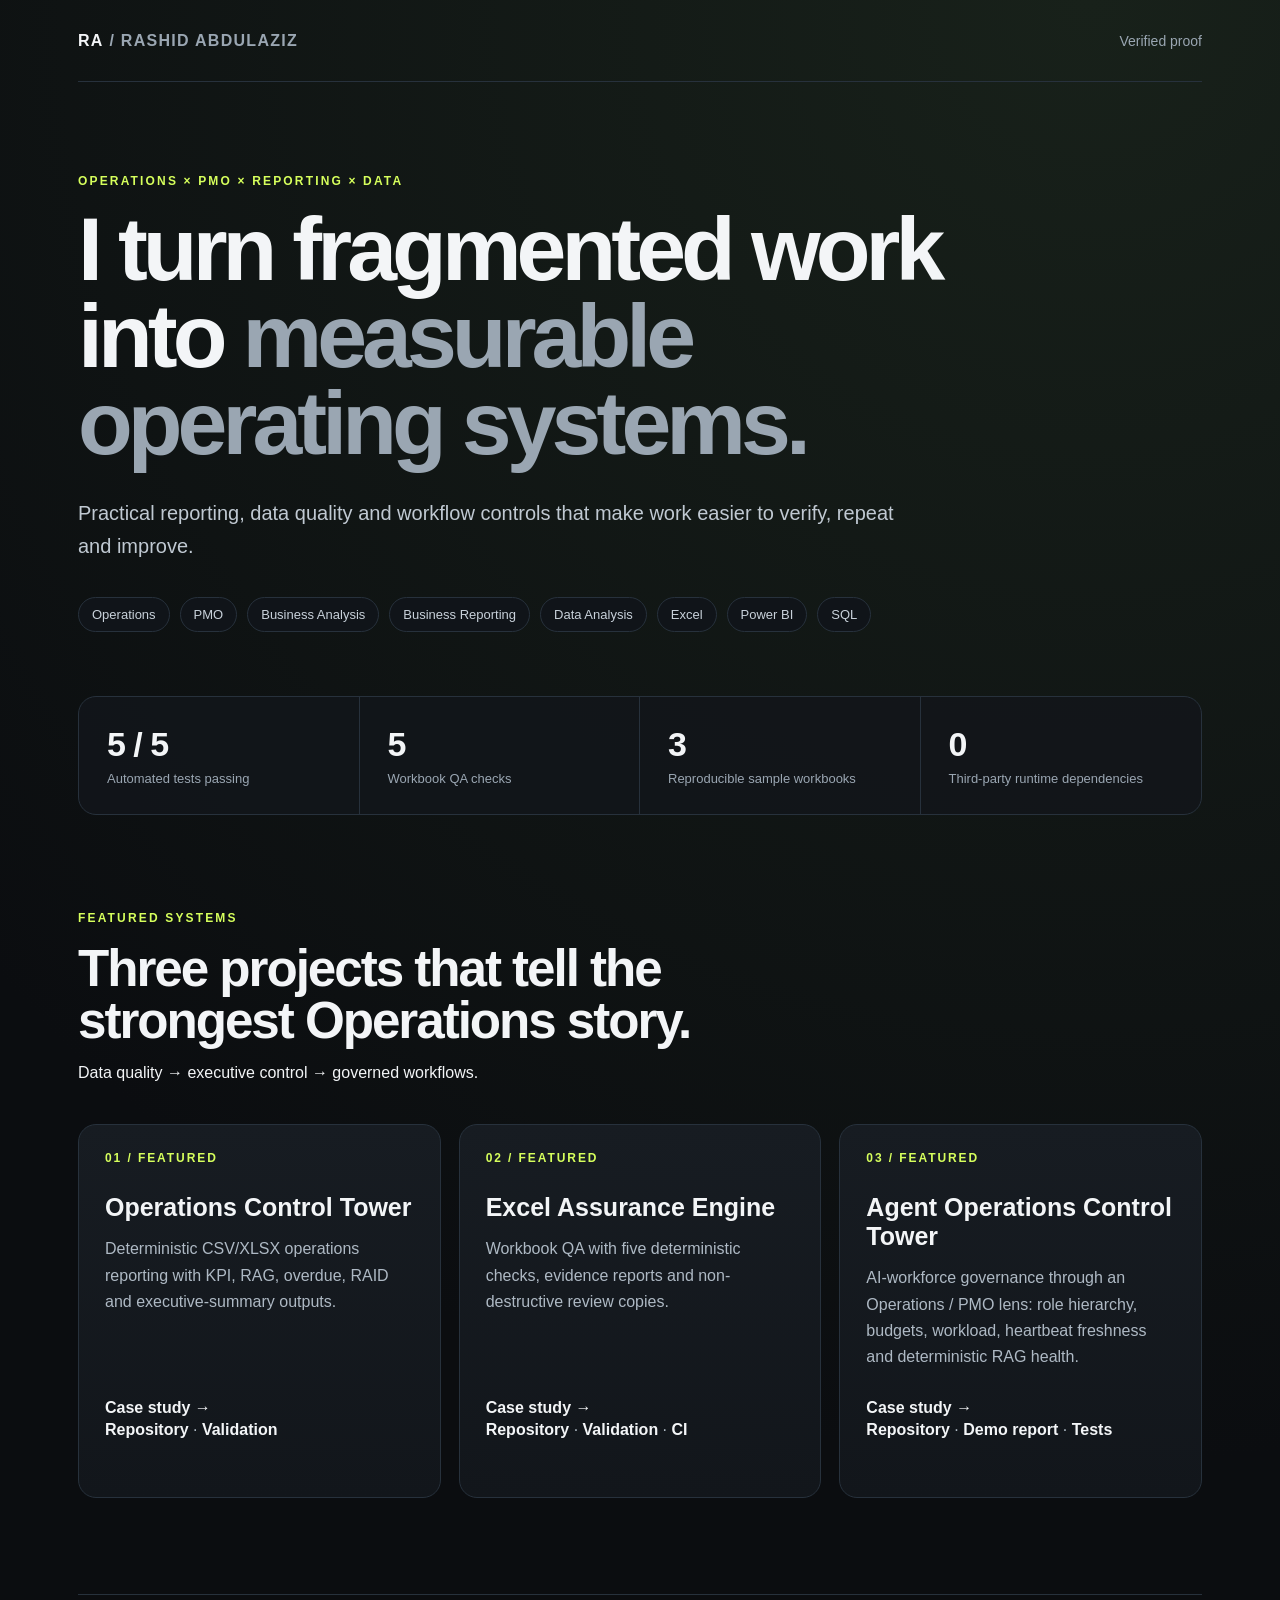
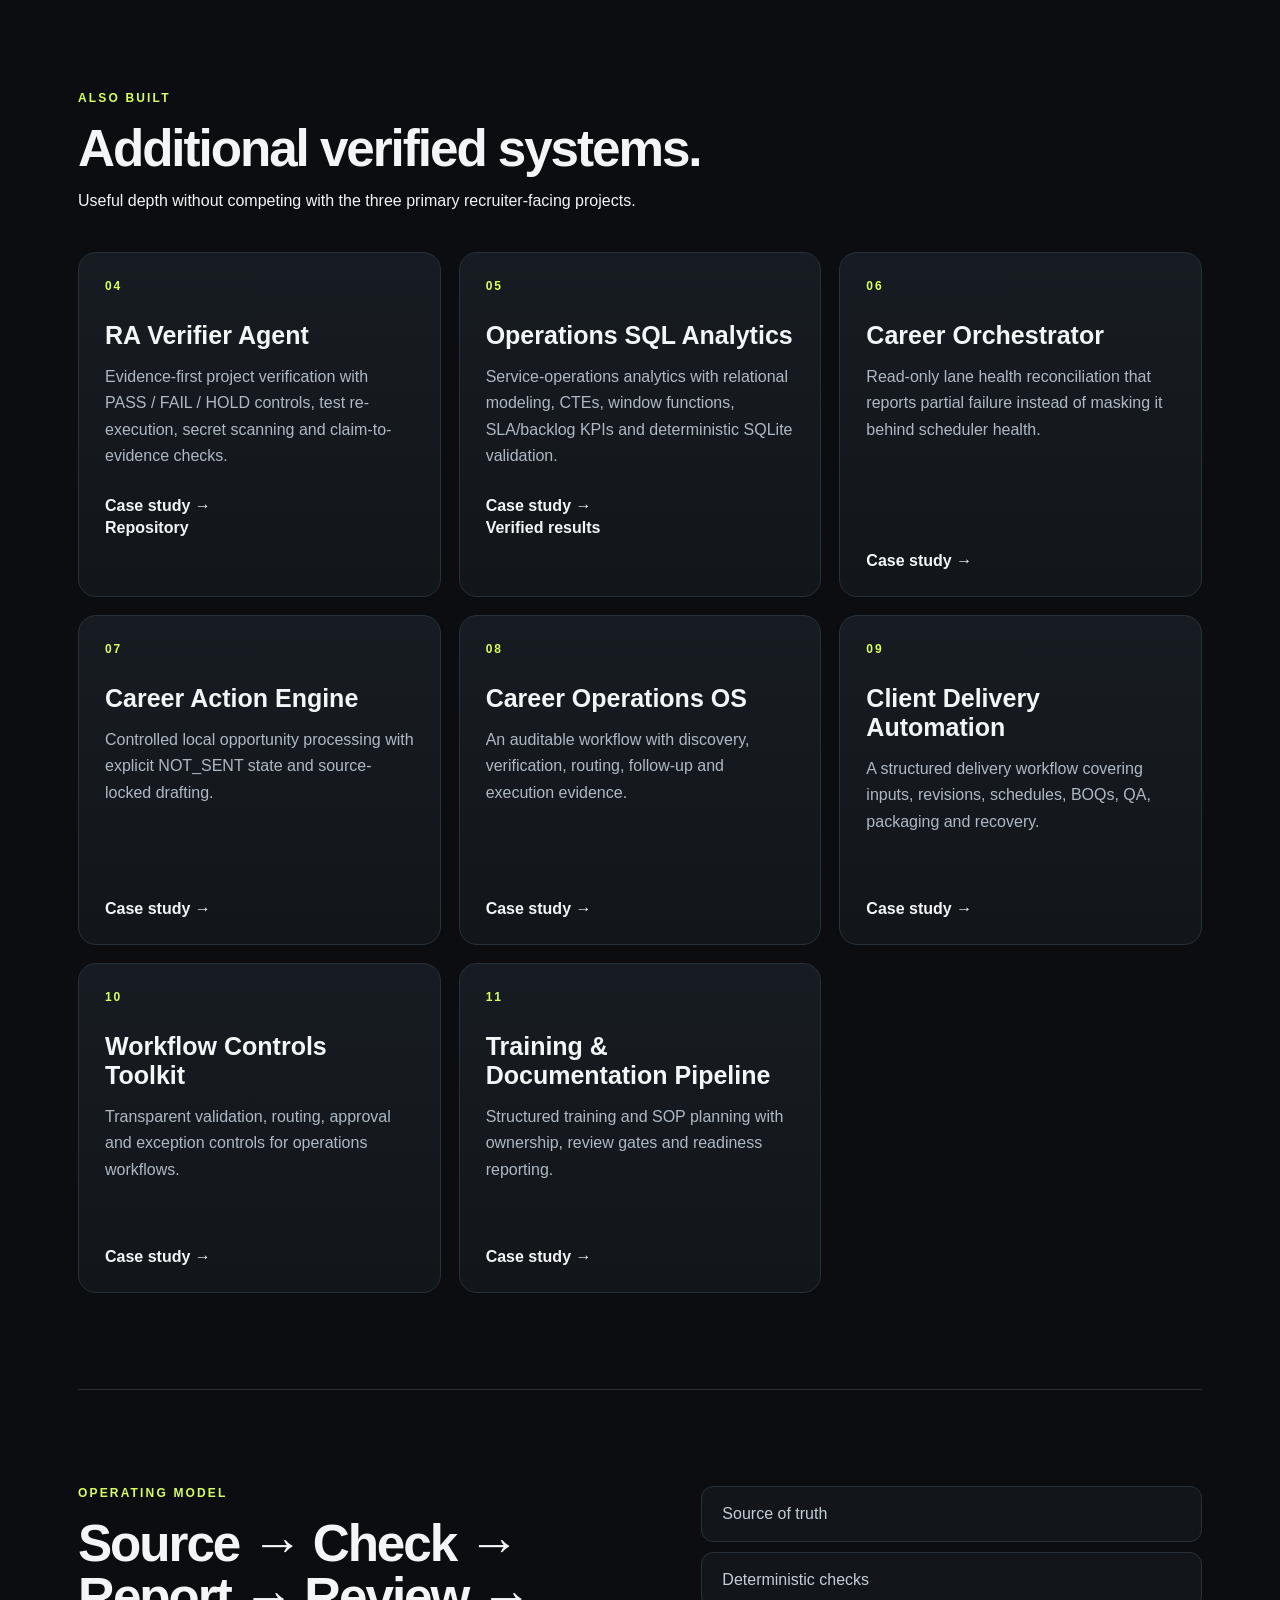
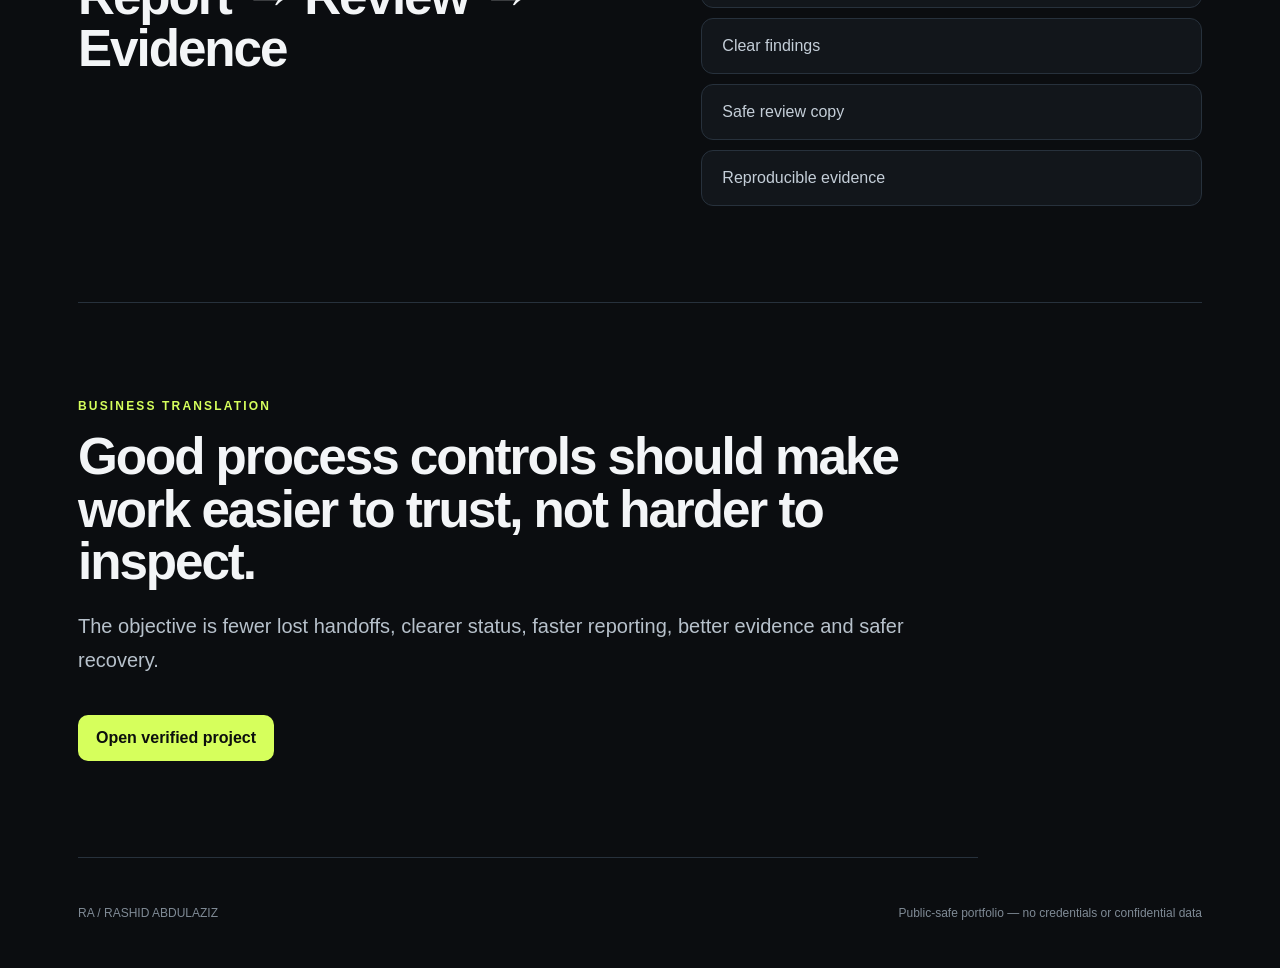
<file: index.html>
<!doctype html>
<html lang="en">
<head>
  <meta charset="utf-8">
  <meta name="viewport" content="width=device-width,initial-scale=1">
  <meta name="description" content="RA | Operations, PMO, Reporting and Data Portfolio">
  <meta property="og:title" content="RA | Operations × PMO × Reporting × Data">
  <meta property="og:description" content="Evidence-based professional portfolio for Operations, PMO, Business Reporting and Data Analysis.">
  <meta property="og:type" content="website">
  <meta property="og:url" content="https://rash1ed.github.io/ra-public-portfolio/">
  <meta property="og:image" content="https://rash1ed.github.io/ra-public-portfolio/assets/social-preview.png">
  <meta property="og:image:width" content="1200">
  <meta property="og:image:height" content="630">
  <meta name="twitter:card" content="summary_large_image">
  <meta name="twitter:title" content="RA | Operations × PMO × Reporting × Data">
  <meta name="twitter:description" content="Evidence-based professional portfolio for Operations, PMO, Business Reporting and Data Analysis.">
  <meta name="twitter:image" content="https://rash1ed.github.io/ra-public-portfolio/assets/social-preview.png">
  <title>RA | Operations × PMO × Reporting × Data</title>
  <link rel="stylesheet" href="assets/styles.css">
</head>
<body>
  <main class="shell">
    <nav class="nav">
      <div class="brand">RA<span> / RASHID ABDULAZIZ</span></div>
      <a href="#proof">Verified proof</a>
    </nav>

    <section class="hero">
      <p class="eyebrow">OPERATIONS × PMO × REPORTING × DATA</p>
      <h1>I turn fragmented work into <em>measurable operating systems.</em></h1>
      <p class="lead">Practical reporting, data quality and workflow controls that make work easier to verify, repeat and improve.</p>
      <div class="chips"><span>Operations</span><span>PMO</span><span>Business Analysis</span><span>Business Reporting</span><span>Data Analysis</span><span>Excel</span><span>Power BI</span><span>SQL</span></div>
    </section>
    <section id="proof" class="metrics">
      <article><strong>5 / 5</strong><span>Automated tests passing</span></article>
      <article><strong>5</strong><span>Workbook QA checks</span></article>
      <article><strong>3</strong><span>Reproducible sample workbooks</span></article>
      <article><strong>0</strong><span>Third-party runtime dependencies</span></article>
    </section>

    <section class="section featured-section">
      <div class="section-head"><p class="eyebrow">FEATURED SYSTEMS</p><h2>Three projects that tell the strongest Operations story.</h2><p class="section-copy">Data quality → executive control → governed workflows.</p></div>
      <div class="grid featured-grid">
        <article class="card featured-card"><span class="num">01 / FEATURED</span><h3>Operations Control Tower</h3><p>Deterministic CSV/XLSX operations reporting with KPI, RAG, overdue, RAID and executive-summary outputs.</p><a href="case-studies/operations-control-tower.md">Case study →</a><p><a href="https://github.com/rash1ed/ra-operations-control-tower">Repository</a> · <a href="https://github.com/rash1ed/ra-operations-control-tower/blob/main/docs/validation.txt">Validation</a></p></article>
        <article class="card featured-card"><span class="num">02 / FEATURED</span><h3>Excel Assurance Engine</h3><p>Workbook QA with five deterministic checks, evidence reports and non-destructive review copies.</p><a href="case-studies/excel-assurance-engine.md">Case study →</a><p><a href="https://github.com/rash1ed/ra-excel-assurance-engine">Repository</a> · <a href="https://github.com/rash1ed/ra-excel-assurance-engine/blob/main/docs/validation.txt">Validation</a> · <a href="https://github.com/rash1ed/ra-excel-assurance-engine/actions">CI</a></p></article>
        <article id="agent-operations-control-tower" class="card featured-card"><span class="num">03 / FEATURED</span><h3>Agent Operations Control Tower</h3><p>AI-workforce governance through an Operations / PMO lens: role hierarchy, budgets, workload, heartbeat freshness and deterministic RAG health.</p><a href="case-studies/agent-operations-control-tower.md">Case study →</a><p><a href="https://github.com/rash1ed/ra-operations-control-tower">Repository</a> · <a href="https://github.com/rash1ed/ra-operations-control-tower/blob/main/docs/agent-operations-report.md">Demo report</a> · <a href="https://github.com/rash1ed/ra-operations-control-tower/tree/main/tests">Tests</a></p></article>
      </div>
    </section>

    <section class="section also-built-section">
      <div class="section-head"><p class="eyebrow">ALSO BUILT</p><h2>Additional verified systems.</h2><p class="section-copy">Useful depth without competing with the three primary recruiter-facing projects.</p></div>
      <div class="grid secondary-grid">
        <article class="card secondary-card"><span class="num">04</span><h3>RA Verifier Agent</h3><p>Evidence-first project verification with PASS / FAIL / HOLD controls, test re-execution, secret scanning and claim-to-evidence checks.</p><a href="case-studies/verifier-agent.md">Case study →</a><p><a href="https://github.com/rash1ed/ra-verifier-agent">Repository</a></p></article>
        <article class="card secondary-card"><span class="num">05</span><h3>Operations SQL Analytics</h3><p>Service-operations analytics with relational modeling, CTEs, window functions, SLA/backlog KPIs and deterministic SQLite validation.</p><a href="sql-projects/operations-sql-analytics/README.md">Case study →</a><p><a href="sql-projects/operations-sql-analytics/docs/results.md">Verified results</a></p></article>
        <article class="card secondary-card"><span class="num">06</span><h3>Career Orchestrator</h3><p>Read-only lane health reconciliation that reports partial failure instead of masking it behind scheduler health.</p><a href="case-studies/career-orchestrator.md">Case study →</a></article>
        <article class="card secondary-card"><span class="num">07</span><h3>Career Action Engine</h3><p>Controlled local opportunity processing with explicit NOT_SENT state and source-locked drafting.</p><a href="case-studies/career-action-engine.md">Case study →</a></article>
        <article class="card secondary-card"><span class="num">08</span><h3>Career Operations OS</h3><p>An auditable workflow with discovery, verification, routing, follow-up and execution evidence.</p><a href="case-studies/career-operations-os.md">Case study →</a></article>
        <article class="card secondary-card"><span class="num">09</span><h3>Client Delivery Automation</h3><p>A structured delivery workflow covering inputs, revisions, schedules, BOQs, QA, packaging and recovery.</p><a href="case-studies/client-delivery-automation.md">Case study →</a></article>
        <article class="card secondary-card"><span class="num">10</span><h3>Workflow Controls Toolkit</h3><p>Transparent validation, routing, approval and exception controls for operations workflows.</p><a href="case-studies/workflow-controls-toolkit.md">Case study →</a></article>
        <article class="card secondary-card"><span class="num">11</span><h3>Training &amp; Documentation Pipeline</h3><p>Structured training and SOP planning with ownership, review gates and readiness reporting.</p><a href="case-studies/training-documentation-pipeline.md">Case study →</a></article>
      </div>
    </section>
    <section class="section split">
      <div><p class="eyebrow">OPERATING MODEL</p><h2>Source → Check → Report → Review → Evidence</h2></div>
      <div class="flow"><span>Source of truth</span><span>Deterministic checks</span><span>Clear findings</span><span>Safe review copy</span><span>Reproducible evidence</span></div>
    </section>

    <section class="section statement">
      <p class="eyebrow">BUSINESS TRANSLATION</p>
      <h2>Good process controls should make work easier to trust, not harder to inspect.</h2>
      <p>The objective is fewer lost handoffs, clearer status, faster reporting, better evidence and safer recovery.</p>
      <a class="button" href="https://github.com/rash1ed/ra-excel-assurance-engine">Open verified project</a>
    </section>

    <footer><span>RA / RASHID ABDULAZIZ</span><span>Public-safe portfolio — no credentials or confidential data</span></footer>
  </main>
</body>
</html>
</file>
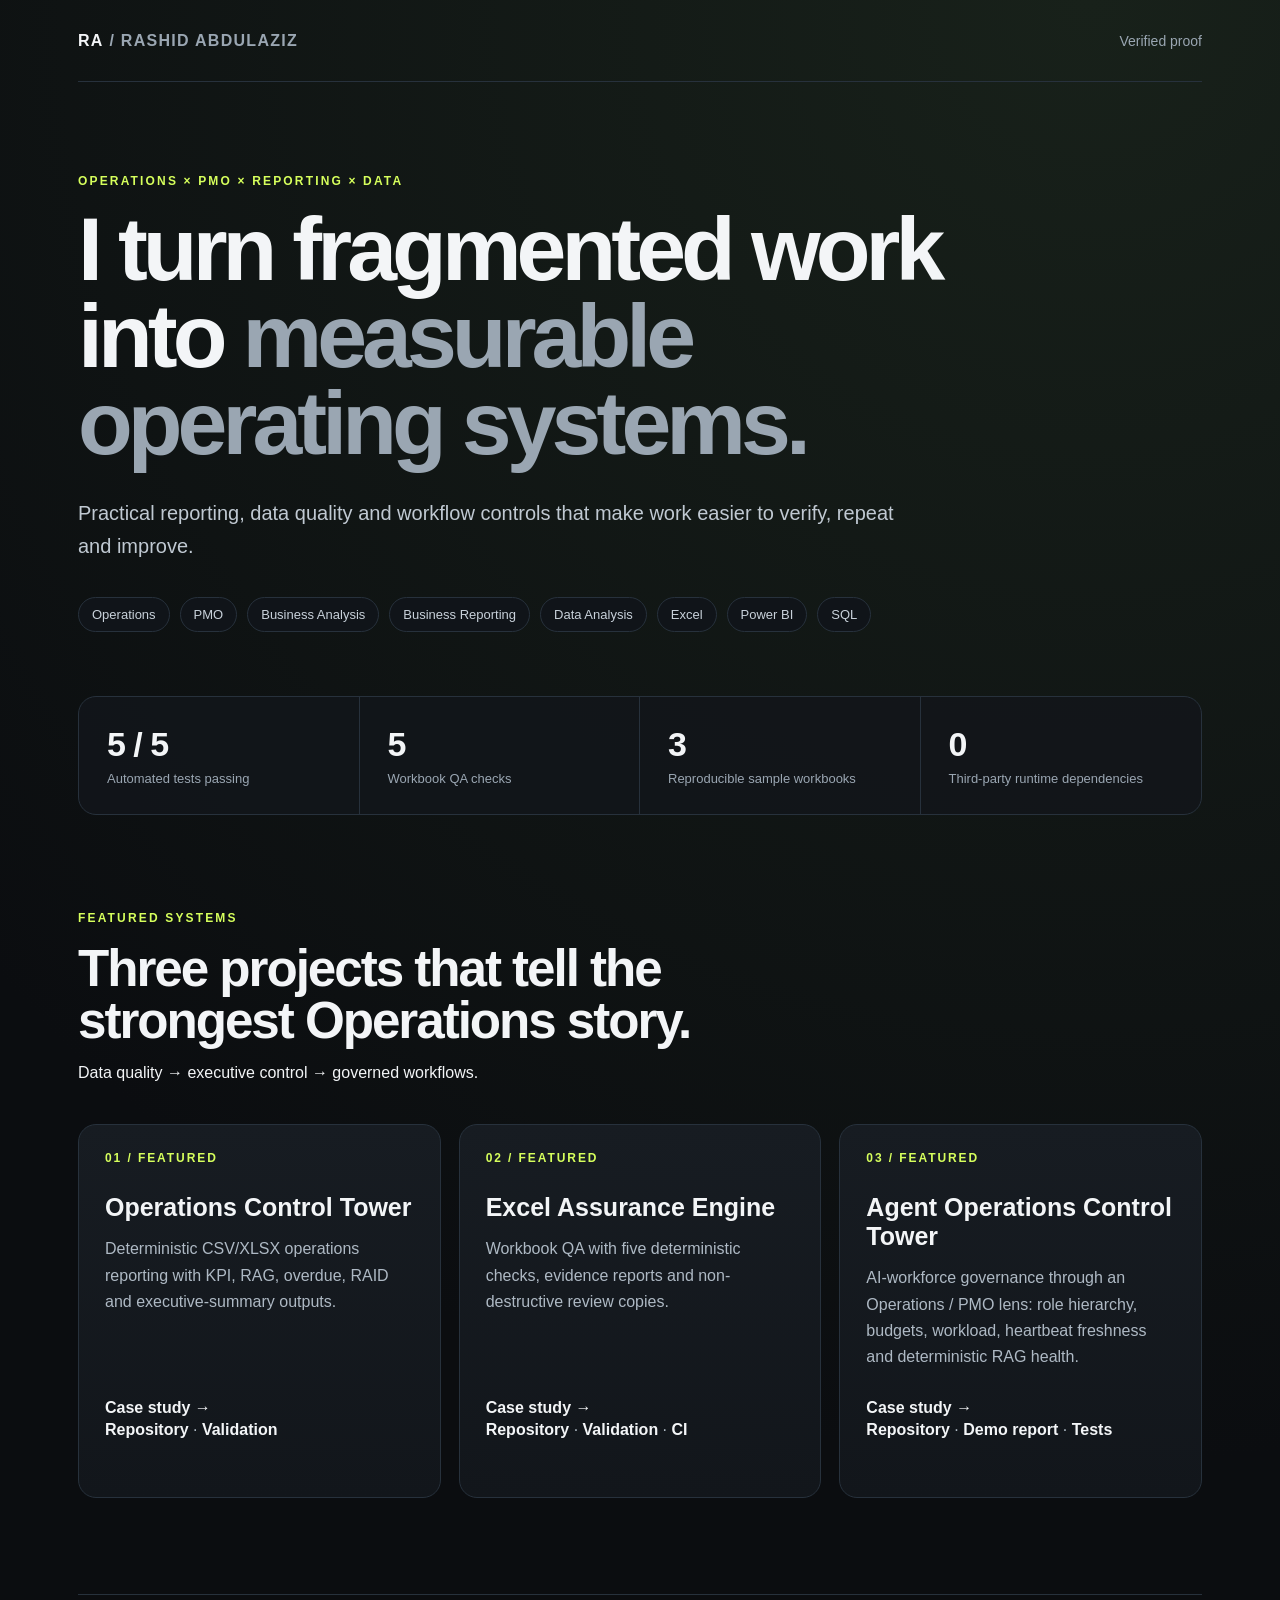
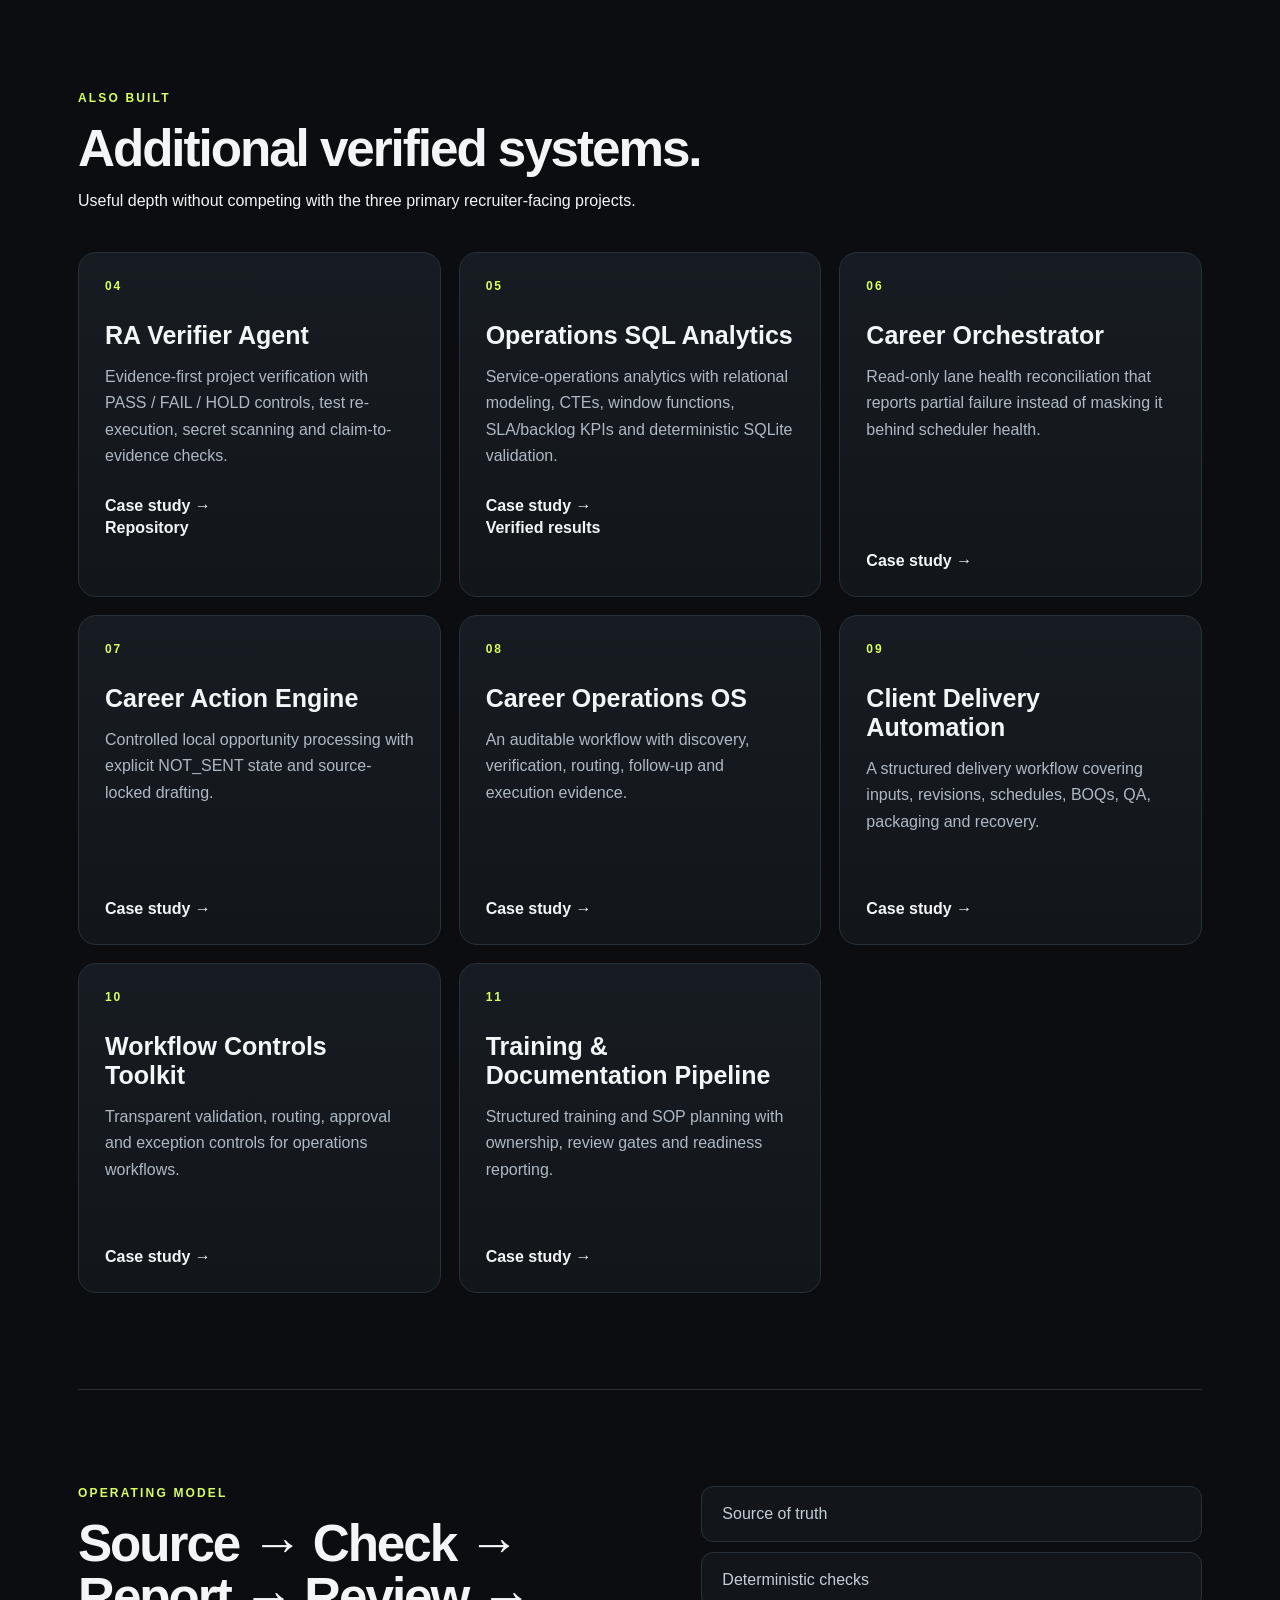
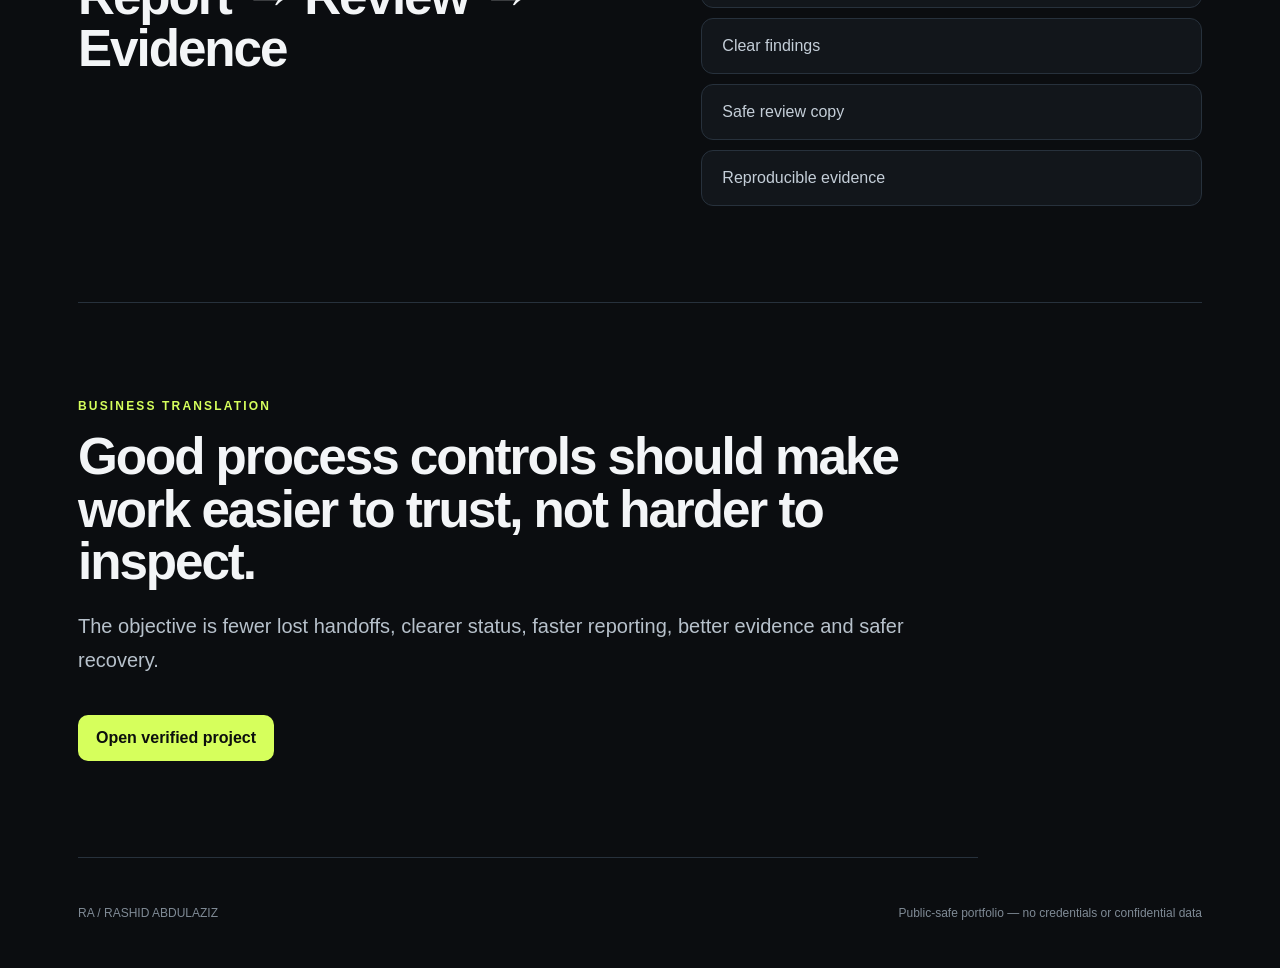
<file: linkedin-portfolio-v2.html>
<!doctype html>
<html lang="en">
<head>
<meta charset="utf-8">
<meta name="viewport" content="width=device-width,initial-scale=1">
<title>RA Operations PMO Data Portfolio</title>
<meta name="description" content="Evidence-based professional portfolio for operations, PMO support, business reporting, data analysis and automation.">
<meta property="og:type" content="website">
<meta property="og:title" content="RA Operations PMO Data Portfolio">
<meta property="og:description" content="Evidence-based professional portfolio for operations, PMO support, business reporting, data analysis and automation.">
<meta property="og:image" content="https://rash1ed.github.io/ra-public-portfolio/assets/social-preview.png">
<meta property="og:image:width" content="1200">
<meta property="og:image:height" content="630">
<meta name="twitter:card" content="summary_large_image">
<meta name="twitter:title" content="RA Operations PMO Data Portfolio">
<meta name="twitter:description" content="Evidence-based professional portfolio for operations, PMO support, business reporting, data analysis and automation.">
<meta name="twitter:image" content="https://rash1ed.github.io/ra-public-portfolio/assets/social-preview.png">
<style>body{font-family:Arial,sans-serif;max-width:760px;margin:12vh auto;padding:0 24px;color:#0c1c34}a{display:inline-block;margin-top:18px}</style>
</head>
<body>
<h1>RA Operations PMO Data Portfolio</h1>
<p>Evidence-based professional portfolio for operations, PMO support, business reporting, data analysis and automation.</p>
<p>Opening the public portfolio…</p>
<a href="https://rash1ed.github.io/ra-public-portfolio/">Continue</a>
<script>setTimeout(function(){window.location.replace('https://rash1ed.github.io/ra-public-portfolio/');},700);</script>
</body>
</html>
</file>
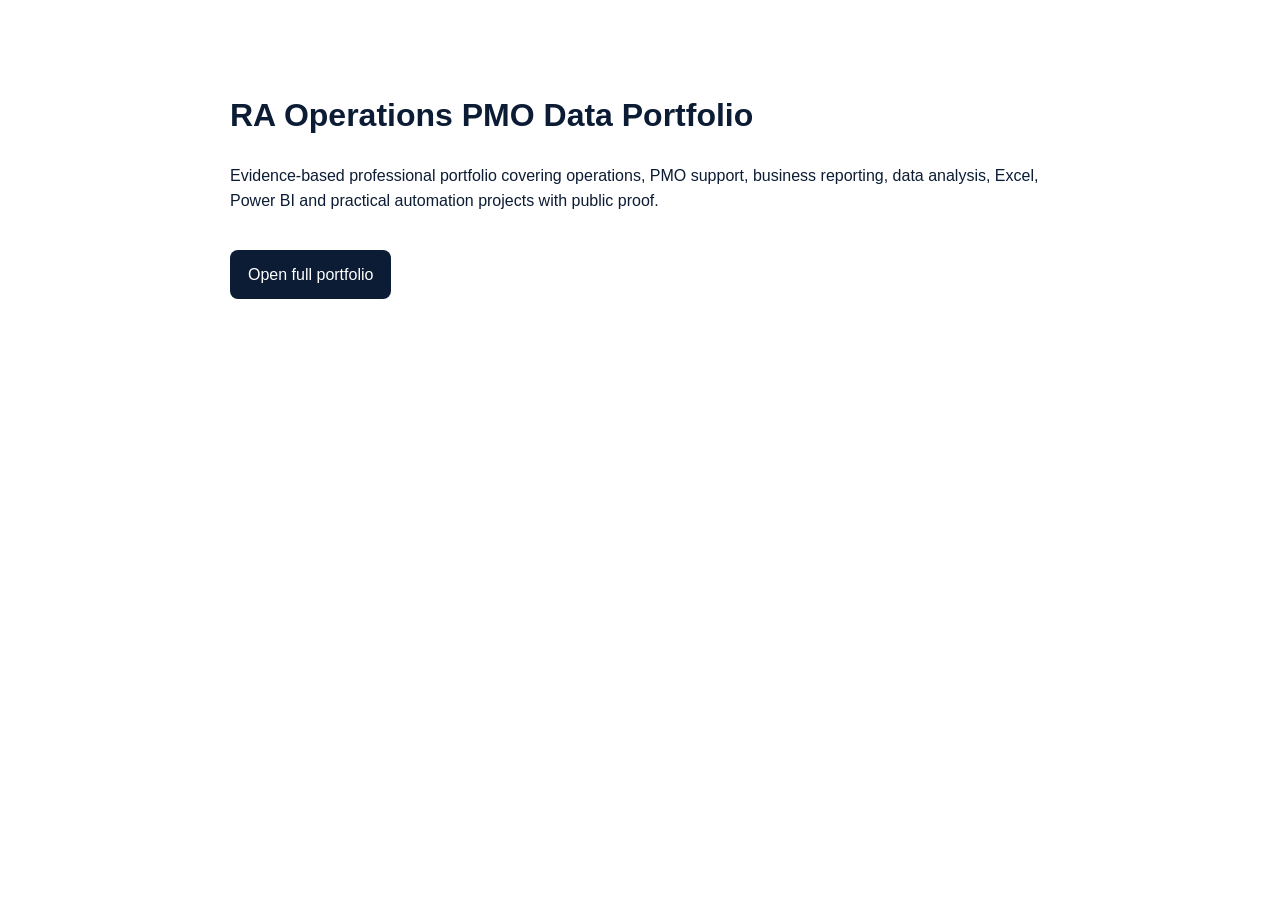
<file: linkedin-portfolio-v3.html>
<!doctype html>
<html lang="en">
<head>
<meta charset="utf-8">
<meta name="viewport" content="width=device-width,initial-scale=1">
<title>RA Operations PMO Data Portfolio</title>
<meta name="description" content="Evidence-based professional portfolio covering operations, PMO support, business reporting, data analysis, Excel, Power BI and practical automation projects with public proof.">
<meta property="og:type" content="website">
<meta property="og:title" content="RA Operations PMO Data Portfolio">
<meta property="og:description" content="Evidence-based professional portfolio covering operations, PMO support, business reporting, data analysis, Excel, Power BI and practical automation projects with public proof.">
<meta property="og:image" content="https://rash1ed.github.io/ra-public-portfolio/assets/social-preview.png">
<meta property="og:image:width" content="1200">
<meta property="og:image:height" content="630">
<meta property="og:url" content="https://rash1ed.github.io/ra-public-portfolio/linkedin-portfolio-v3.html">
<meta name="twitter:card" content="summary_large_image">
<meta name="twitter:title" content="RA Operations PMO Data Portfolio">
<meta name="twitter:description" content="Evidence-based professional portfolio covering operations, PMO support, business reporting, data analysis, Excel, Power BI and practical automation projects with public proof.">
<meta name="twitter:image" content="https://rash1ed.github.io/ra-public-portfolio/assets/social-preview.png">
<style>
body{font-family:Arial,sans-serif;max-width:820px;margin:10vh auto;padding:0 28px;color:#0c1c34;line-height:1.6}
a{display:inline-block;margin-top:20px;padding:12px 18px;background:#0c1c34;color:#fff;text-decoration:none;border-radius:8px}
</style>
</head>
<body>
<h1>RA Operations PMO Data Portfolio</h1>
<p>Evidence-based professional portfolio covering operations, PMO support, business reporting, data analysis, Excel, Power BI and practical automation projects with public proof.</p>
<a href="https://rash1ed.github.io/ra-public-portfolio/">Open full portfolio</a>
</body>
</html>
</file>
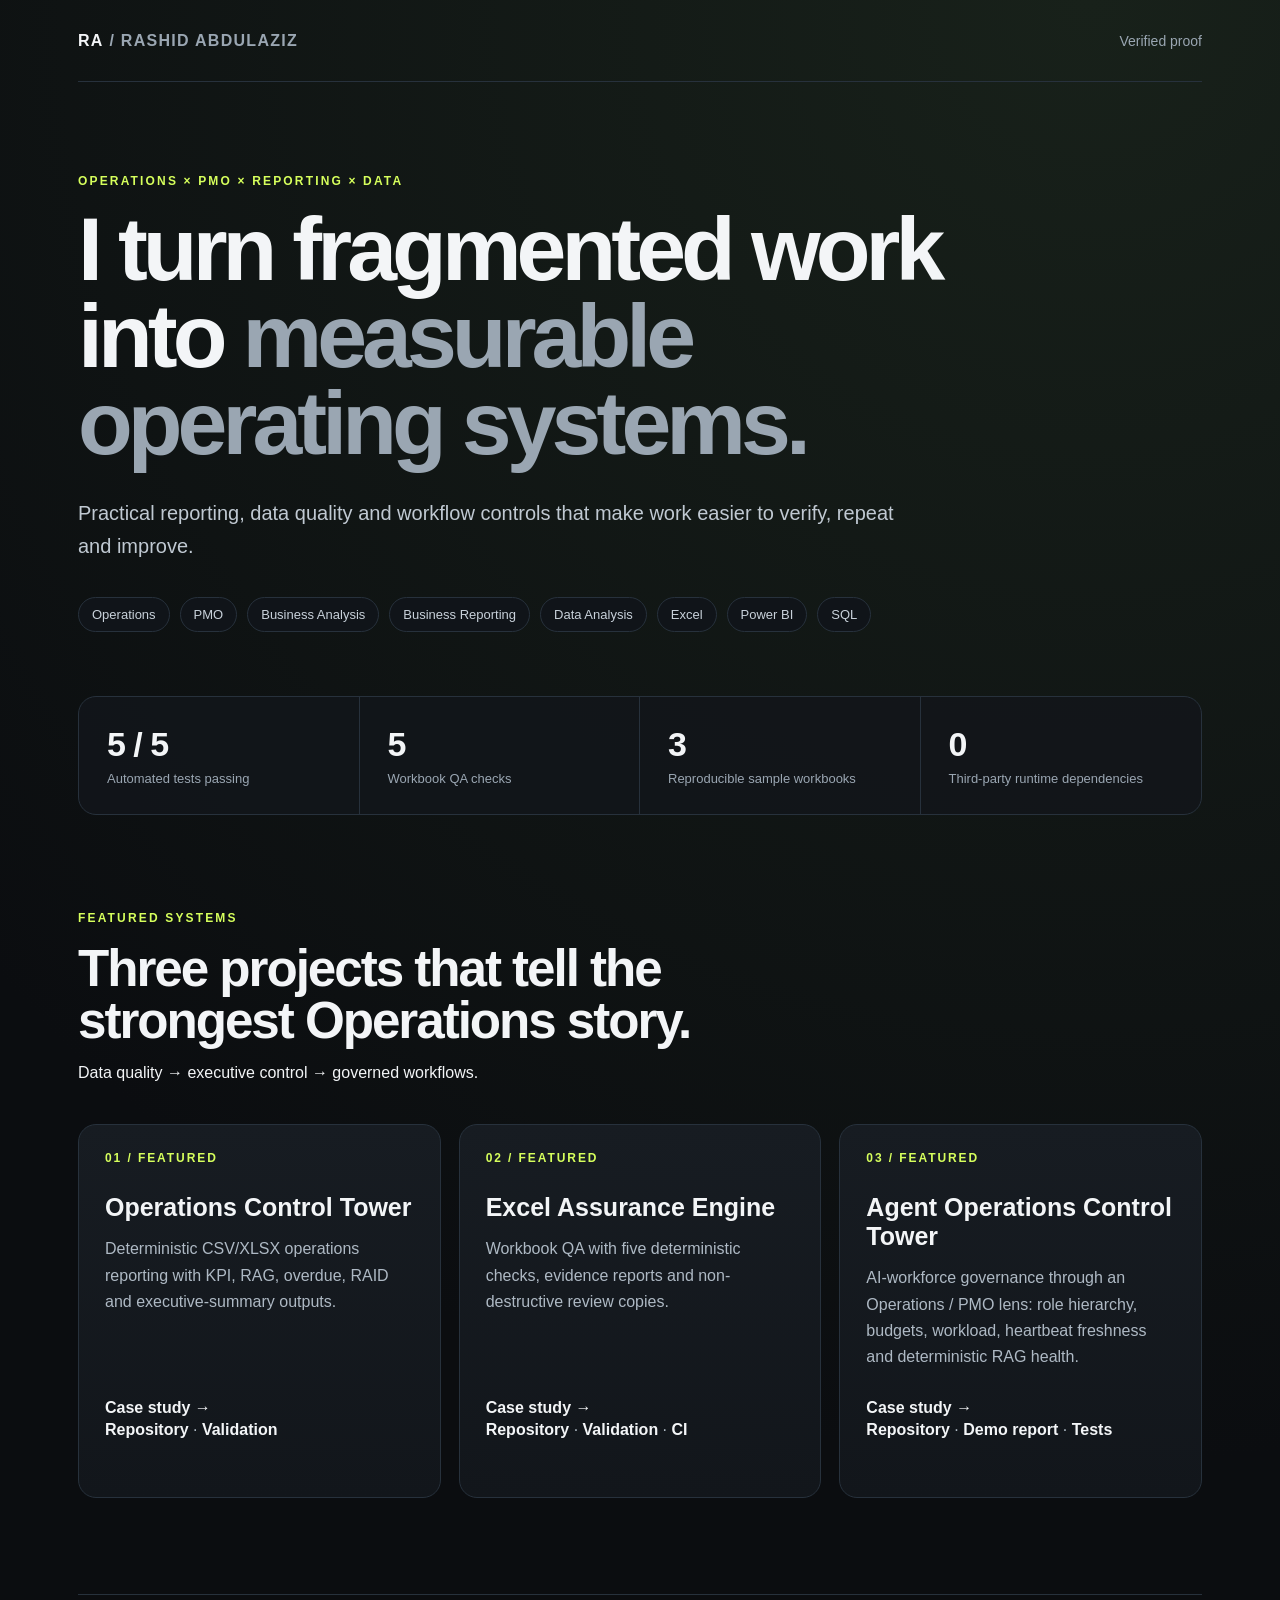
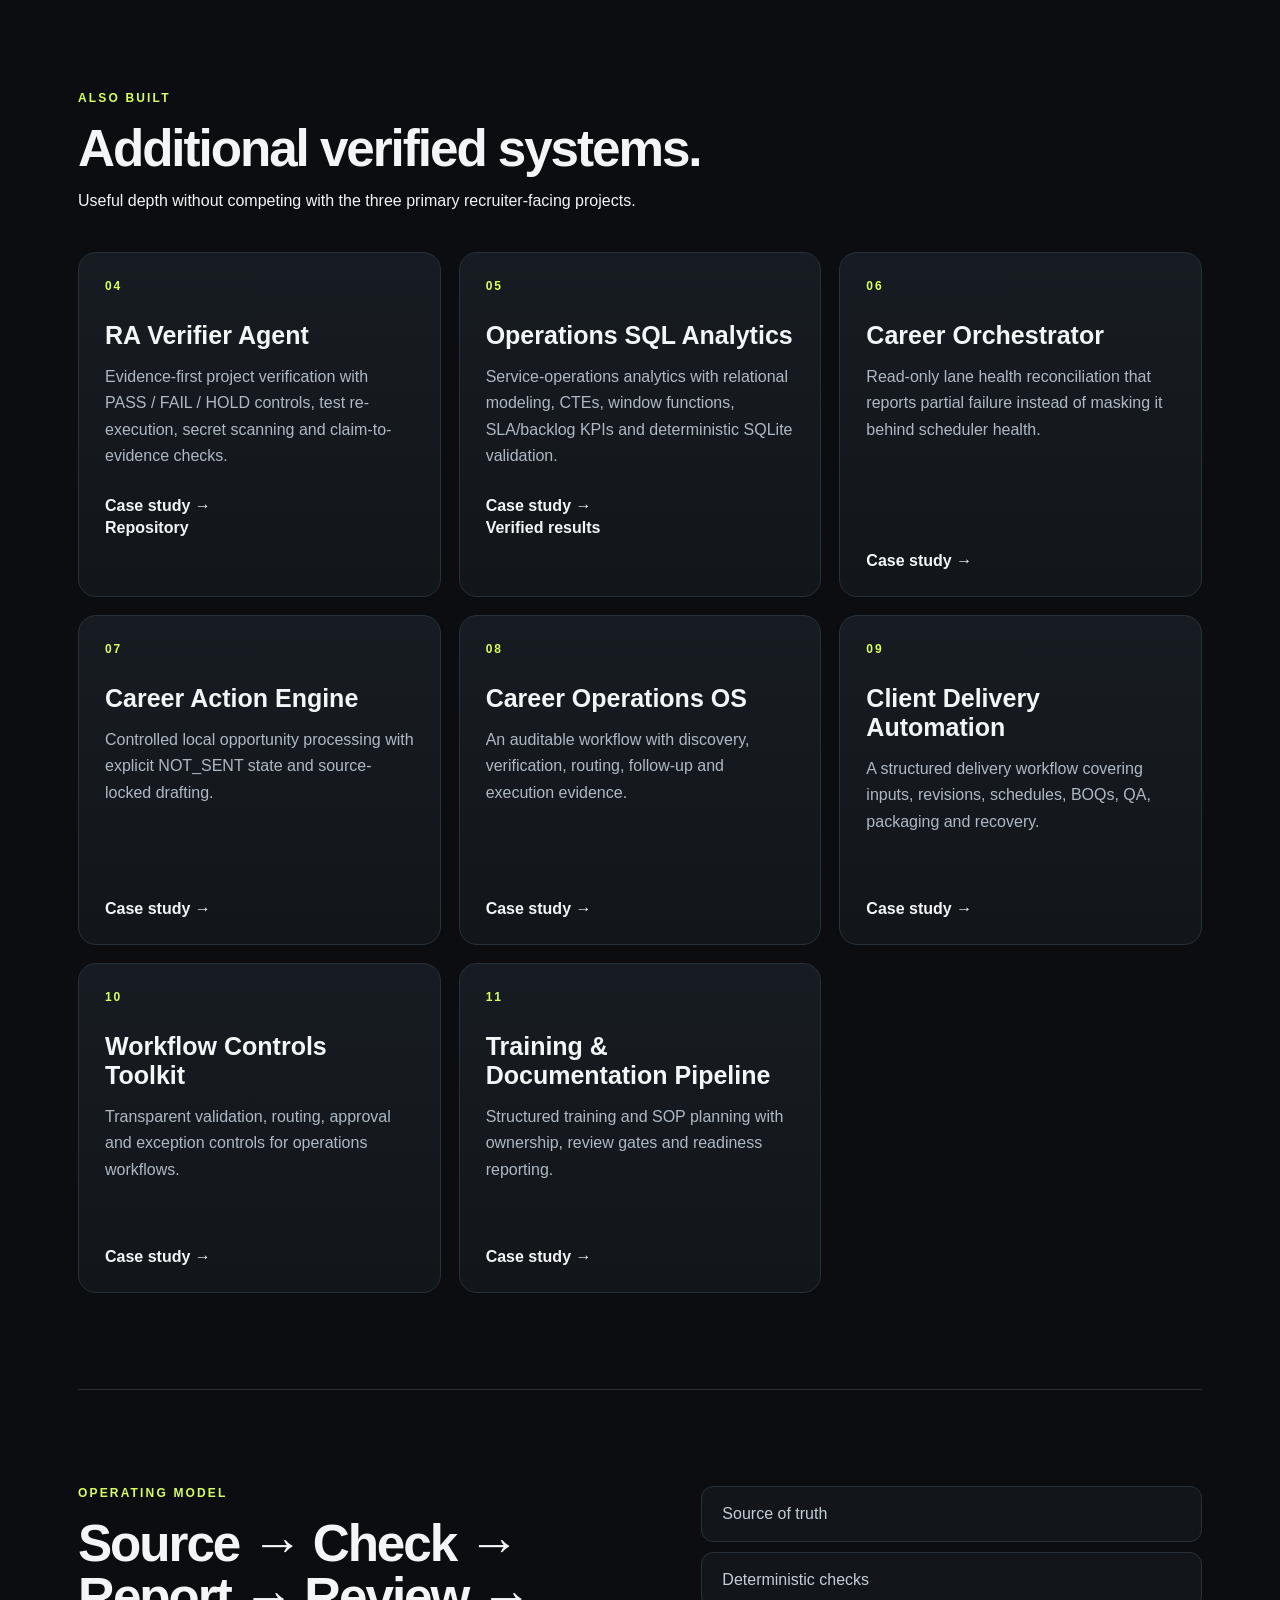
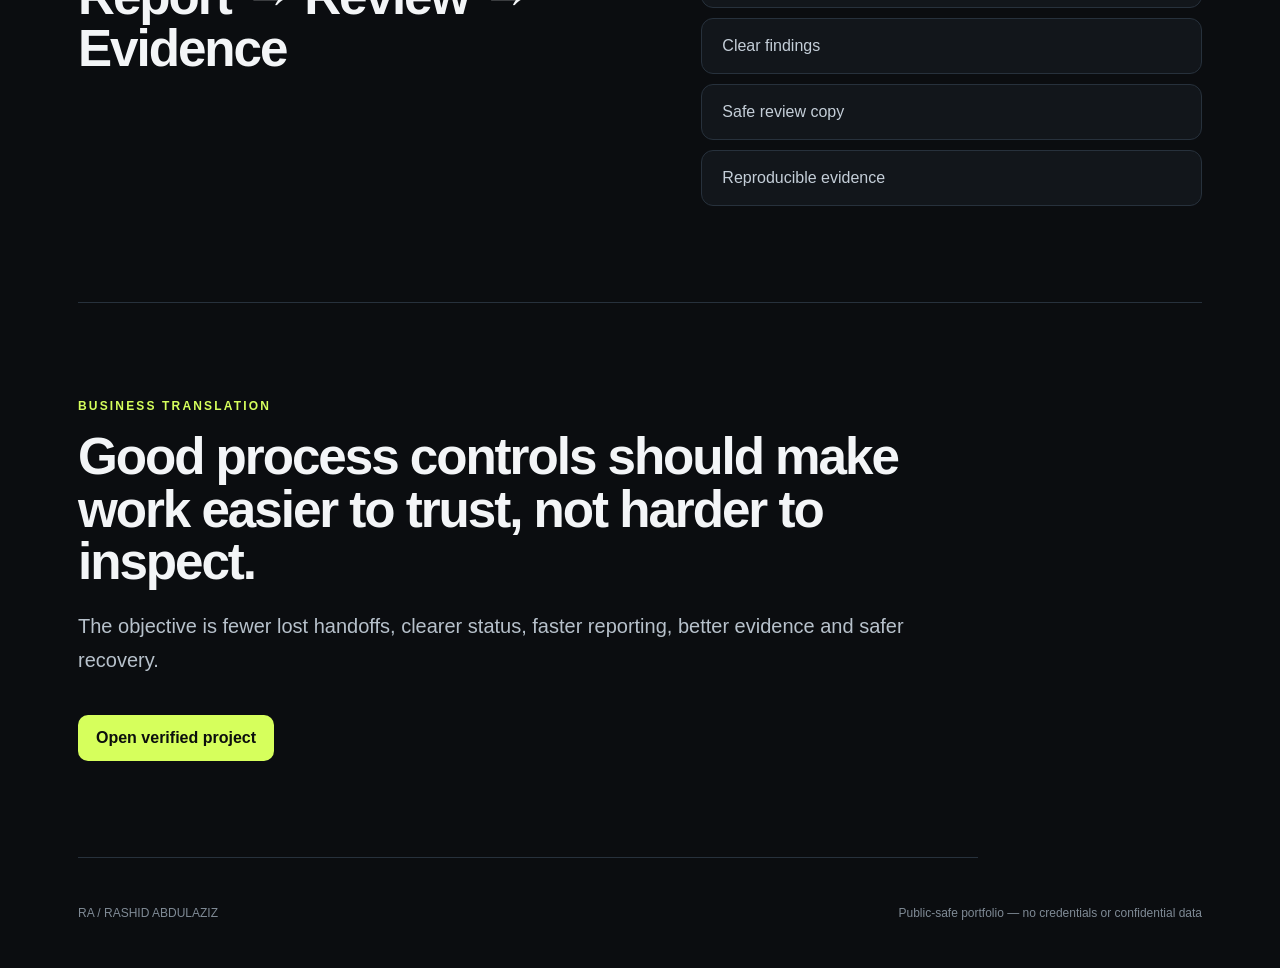
<file: linkedin-portfolio.html>
<!doctype html>
<html lang="en">
<head>
<meta charset="utf-8">
<meta name="viewport" content="width=device-width,initial-scale=1">
<title>RA | Operations × PMO × Data × Automation</title>
<meta name="description" content="Evidence-based professional portfolio for Operations, PMO, Business Reporting and Data Analysis.">
<meta property="og:type" content="website">
<meta property="og:title" content="RA | Operations × PMO × Data × Automation">
<meta property="og:description" content="Evidence-based professional portfolio for Operations, PMO, Business Reporting and Data Analysis.">
<meta property="og:image" content="https://rash1ed.github.io/ra-public-portfolio/assets/social-preview.png">
<meta property="og:image:width" content="1200">
<meta property="og:image:height" content="630">
<meta name="twitter:card" content="summary_large_image">
<meta name="twitter:title" content="RA | Operations × PMO × Data × Automation">
<meta name="twitter:description" content="Evidence-based professional portfolio for Operations, PMO, Business Reporting and Data Analysis.">
<meta name="twitter:image" content="https://rash1ed.github.io/ra-public-portfolio/assets/social-preview.png">
<style>body{font-family:Arial,sans-serif;max-width:760px;margin:12vh auto;padding:0 24px;color:#0c1c34}a{display:inline-block;margin-top:18px}</style>
</head>
<body>
<h1>RA | Operations × PMO × Data × Automation</h1>
<p>Evidence-based professional portfolio for Operations, PMO, Business Reporting and Data Analysis.</p>
<p>Opening the verified public destination…</p>
<a href="https://rash1ed.github.io/ra-public-portfolio/">Continue</a>
<script>setTimeout(function(){window.location.replace('https://rash1ed.github.io/ra-public-portfolio/');},700);</script>
</body>
</html>
</file>
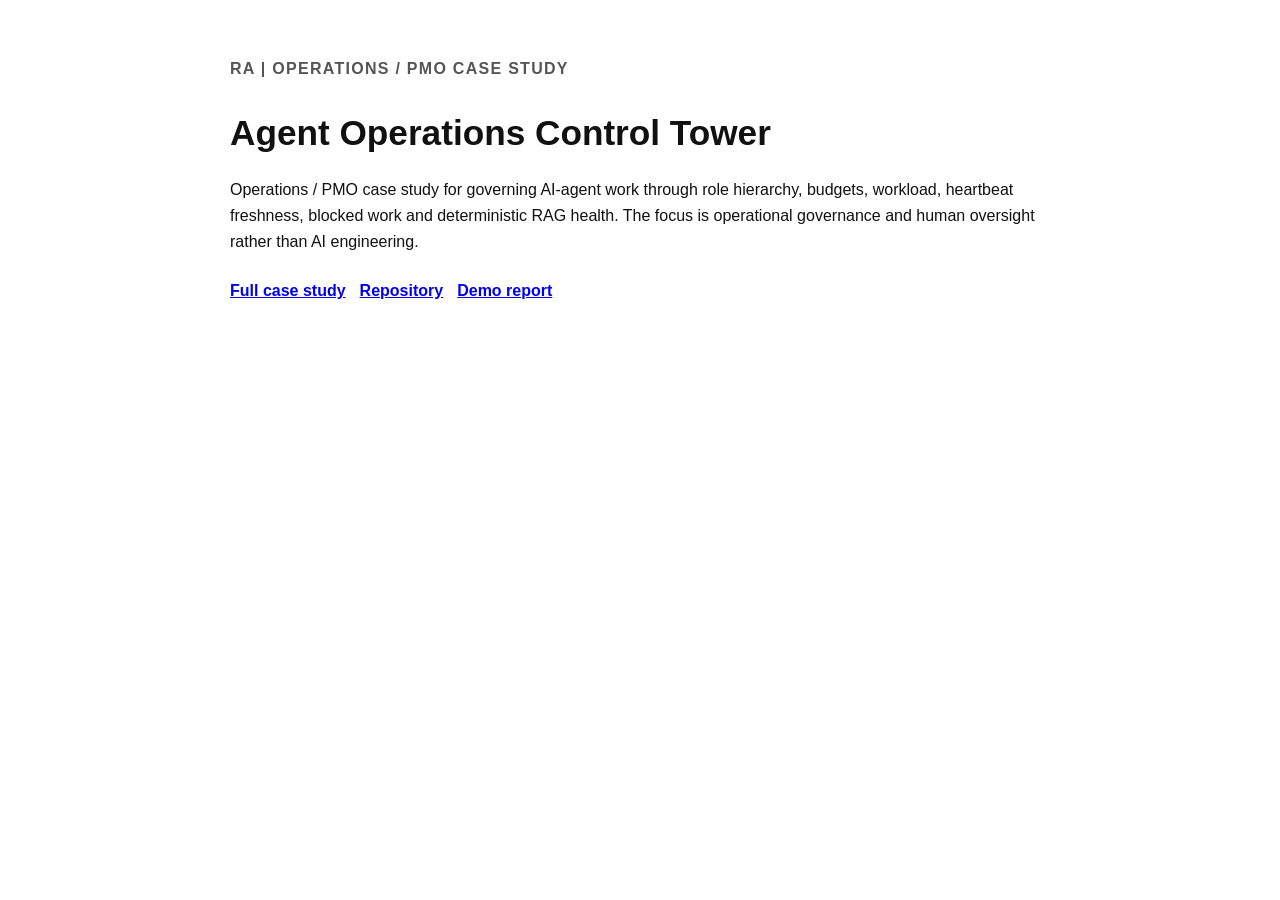
<file: linkedin/agent-operations-control-tower.html>
<!doctype html>
<html lang="en">
<head>
<meta charset="utf-8">
<meta name="viewport" content="width=device-width,initial-scale=1">
<title>Agent Operations Control Tower | RA Portfolio</title>
<meta name="description" content="Operations / PMO case study for governing AI-agent work through role hierarchy, budgets, workload, heartbeat freshness, blocked work and deterministic RAG health.">
<meta property="og:type" content="website">
<meta property="og:title" content="Agent Operations Control Tower">
<meta property="og:description" content="Operations / PMO case study for governing AI-agent work through role hierarchy, budgets, workload, heartbeat freshness, blocked work and deterministic RAG health.">
<meta property="og:url" content="https://rash1ed.github.io/ra-public-portfolio/linkedin/agent-operations-control-tower.html">
<meta name="twitter:card" content="summary">
<link rel="canonical" href="https://rash1ed.github.io/ra-public-portfolio/linkedin/agent-operations-control-tower.html">
<style>body{font-family:Arial,sans-serif;max-width:820px;margin:56px auto;padding:0 24px;line-height:1.6;color:#111}h1{font-size:2.2rem;margin-bottom:.3rem}.eyebrow{font-weight:700;letter-spacing:.08em;color:#555}.links a{display:inline-block;margin:8px 14px 8px 0;font-weight:700}</style>
</head>
<body>
<p class="eyebrow">RA | OPERATIONS / PMO CASE STUDY</p>
<h1>Agent Operations Control Tower</h1>
<p>Operations / PMO case study for governing AI-agent work through role hierarchy, budgets, workload, heartbeat freshness, blocked work and deterministic RAG health. The focus is operational governance and human oversight rather than AI engineering.</p>
<p class="links"><a href="../case-studies/agent-operations-control-tower.html">Full case study</a><a href="https://github.com/rash1ed/ra-operations-control-tower">Repository</a><a href="https://github.com/rash1ed/ra-operations-control-tower/blob/main/docs/agent-operations-report.md">Demo report</a></p>
</body>
</html>
</file>
<file: assets/styles.css>
:root{
  --bg:#0b0d10;
  --panel:#12161b;
  --panel2:#171c22;
  --text:#f3f5f7;
  --muted:#9aa6b2;
  --line:#27313c;
  --accent:#d6ff5c;
}
*{box-sizing:border-box}
html{scroll-behavior:smooth}
body{
  margin:0;
  background:radial-gradient(circle at 85% 0,#18211a 0,transparent 34%),var(--bg);
  color:var(--text);
  font-family:Inter,Segoe UI,Arial,sans-serif;
}
a{color:inherit}
.shell{max-width:1180px;margin:auto;padding:0 28px}
.nav{
  min-height:82px;
  display:flex;
  align-items:center;
  justify-content:space-between;
  border-bottom:1px solid var(--line);
}
.brand{font-weight:800;letter-spacing:.08em}
.brand span{color:var(--muted);font-weight:600}
.nav a{color:var(--muted);text-decoration:none;font-size:14px}
.hero{padding:92px 0 64px;max-width:980px}
.eyebrow{
  margin:0 0 18px;
  color:var(--accent);
  font-size:12px;
  font-weight:800;
  letter-spacing:.18em;
}
h1{
  font-size:clamp(48px,7vw,92px);
  line-height:.97;
  letter-spacing:-.055em;
  margin:0;
}
h1 em{font-style:normal;color:var(--muted)}
.lead{
  max-width:820px;
  margin:30px 0 0;
  color:#c0c9d2;
  font-size:20px;
  line-height:1.65;
}
.chips{display:flex;flex-wrap:wrap;gap:10px;margin-top:34px}
.chips span{
  border:1px solid var(--line);
  background:#101419;
  color:#c8d1da;
  padding:9px 13px;
  border-radius:999px;
  font-size:13px;
}
.metrics{
  display:grid;
  grid-template-columns:repeat(4,1fr);
  border:1px solid var(--line);
  border-radius:18px;
  overflow:hidden;
  background:rgba(18,22,27,.85);
}
.metrics article{padding:28px;border-right:1px solid var(--line)}
.metrics article:last-child{border-right:0}
.metrics strong{display:block;font-size:34px;letter-spacing:-.03em}
.metrics span{display:block;margin-top:7px;color:var(--muted);font-size:13px}
.section{padding:96px 0;border-bottom:1px solid var(--line)}
.section-head{max-width:720px}
h2{font-size:clamp(34px,4vw,58px);line-height:1.03;letter-spacing:-.04em;margin:0}
.grid{display:grid;grid-template-columns:repeat(3,1fr);gap:18px;margin-top:42px}
.card{
  min-height:330px;
  display:flex;
  flex-direction:column;
  padding:26px;
  border:1px solid var(--line);
  border-radius:18px;
  background:linear-gradient(180deg,var(--panel2),var(--panel));
}
.card .num{color:var(--accent);font-size:12px;font-weight:800;letter-spacing:.16em}
.card h3{font-size:25px;margin:28px 0 14px}
.card p{color:#aeb9c4;line-height:1.65;margin:0 0 28px}
.card a{margin-top:auto;color:var(--text);text-decoration:none;font-weight:700}
.split{display:grid;grid-template-columns:1.05fr .95fr;gap:70px;align-items:start}
.flow{display:grid;gap:10px}
.flow span{
  padding:18px 20px;
  border:1px solid var(--line);
  border-radius:12px;
  background:var(--panel);
  color:#c4ced8;
}
.statement{max-width:900px}
.statement>p:not(.eyebrow){font-size:20px;line-height:1.7;color:#b7c1cb}
.button{
  display:inline-block;
  margin-top:18px;
  background:var(--accent);
  color:#0c0f0d;
  padding:14px 18px;
  border-radius:10px;
  text-decoration:none;
  font-weight:800;
}
footer{
  min-height:110px;
  display:flex;
  align-items:center;
  justify-content:space-between;
  color:#7f8a95;
  font-size:12px;
}
@media(max-width:780px){
  .shell{padding:0 18px}
  .hero{padding-top:64px}
  .metrics,.grid,.split{grid-template-columns:1fr}
  .metrics article{border-right:0;border-bottom:1px solid var(--line)}
  .metrics article:last-child{border-bottom:0}
  .section{padding:68px 0}

.section-copy{color:var(--muted);font-size:16px;line-height:1.6;margin:18px 0 0}
.featured-grid{grid-template-columns:repeat(3,1fr)}
.featured-card{border-color:#445225;background:linear-gradient(180deg,#1a2117,var(--panel));box-shadow:0 0 0 1px rgba(214,255,92,.04) inset}
.featured-card .num{font-size:11px}
.secondary-grid{grid-template-columns:repeat(3,1fr)}
.secondary-card{min-height:270px;background:linear-gradient(180deg,#14191f,#101419)}
.secondary-card h3{font-size:21px;margin:22px 0 12px}
.secondary-card p{font-size:14px}
@media(max-width:780px){.featured-grid,.secondary-grid{grid-template-columns:1fr}}
</file>
